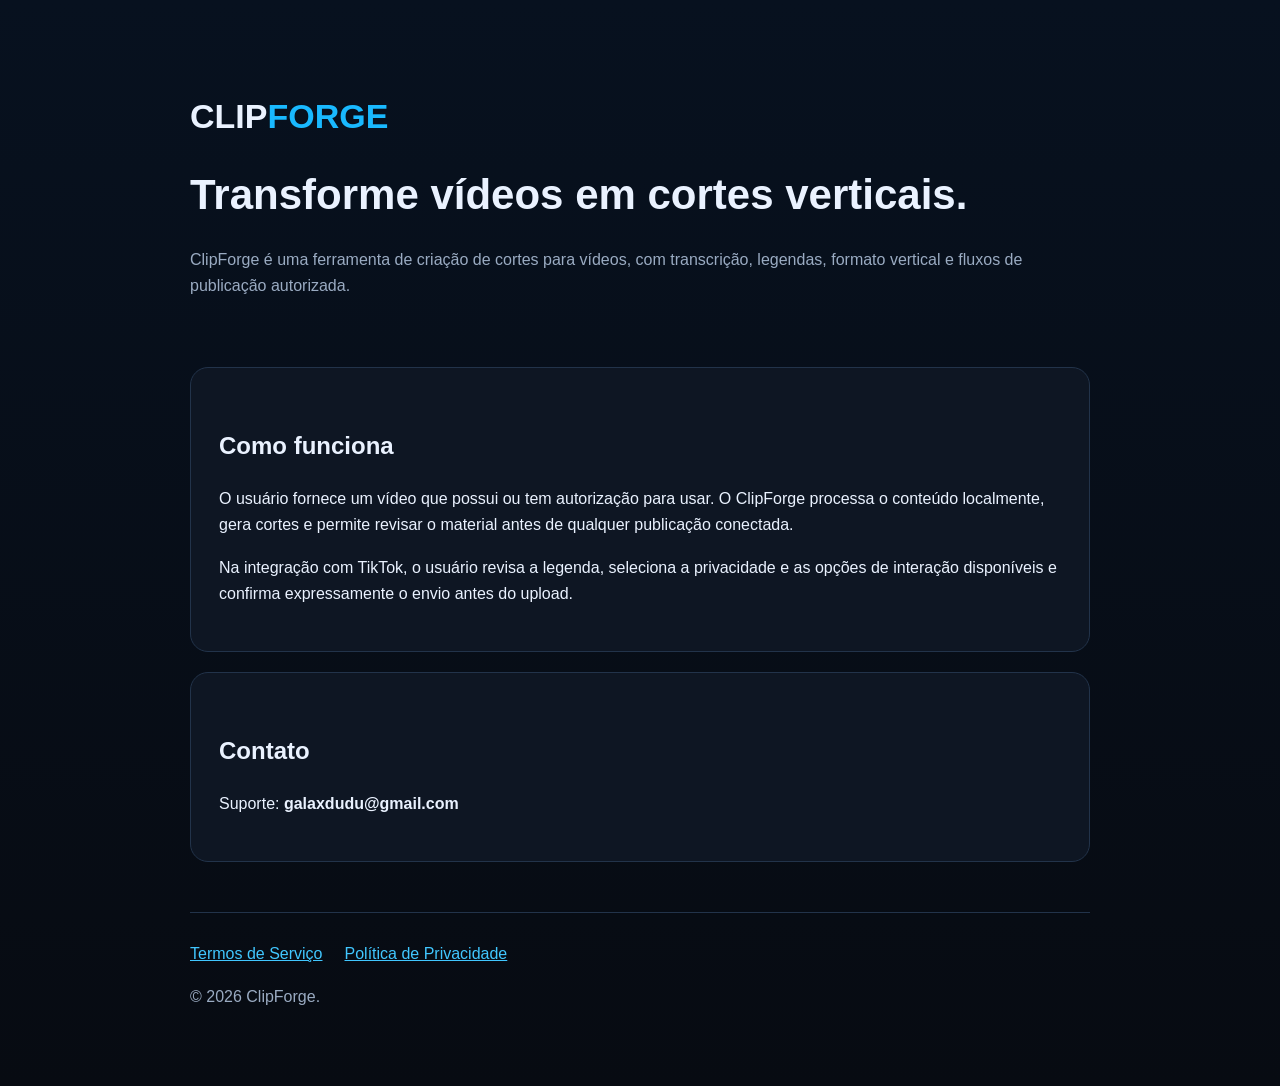
<file: index.html>
<!doctype html><html lang="pt-BR"><head><meta charset="utf-8"><meta name="viewport" content="width=device-width,initial-scale=1"><title>ClipForge</title><link rel="stylesheet" href="style.css"></head><body><main class="wrap"><header><div class="brand">CLIP<span class="blue">FORGE</span></div><h1>Transforme vídeos em cortes verticais.</h1><p class="muted">ClipForge é uma ferramenta de criação de cortes para vídeos, com transcrição, legendas, formato vertical e fluxos de publicação autorizada.</p></header><section class="card"><h2>Como funciona</h2><p>O usuário fornece um vídeo que possui ou tem autorização para usar. O ClipForge processa o conteúdo localmente, gera cortes e permite revisar o material antes de qualquer publicação conectada.</p><p>Na integração com TikTok, o usuário revisa a legenda, seleciona a privacidade e as opções de interação disponíveis e confirma expressamente o envio antes do upload.</p></section><section class="card"><h2>Contato</h2><p>Suporte: <strong>galaxdudu@gmail.com</strong></p></section><footer><div class="links"><a href="terms.html">Termos de Serviço</a><a href="privacy.html">Política de Privacidade</a></div><p class="muted">© 2026 ClipForge.</p></footer></main></body></html>
</file>
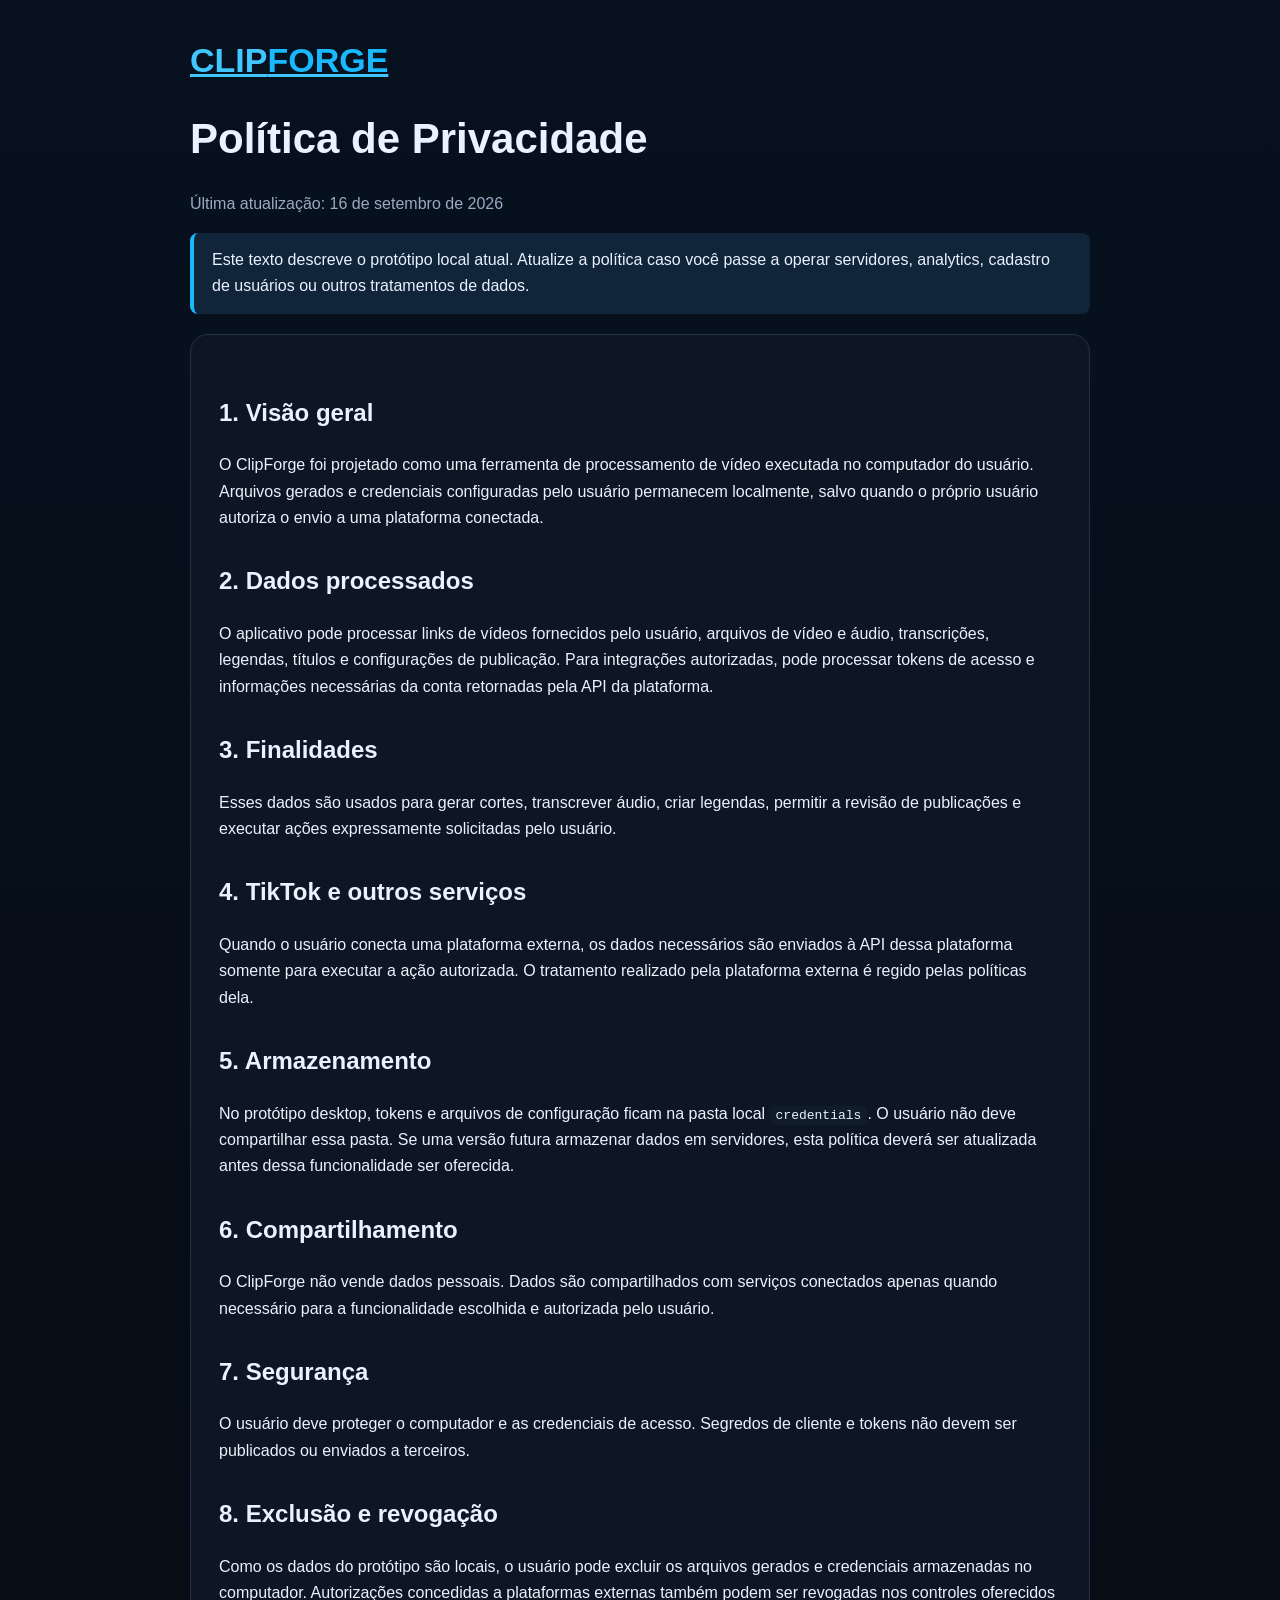
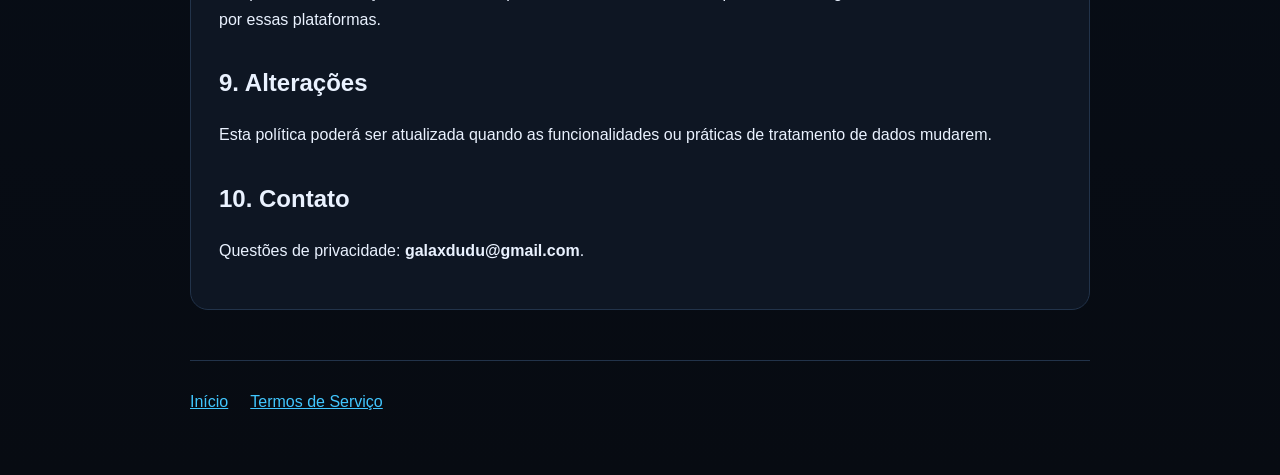
<file: privacy.html>
<!doctype html><html lang="pt-BR"><head><meta charset="utf-8"><meta name="viewport" content="width=device-width,initial-scale=1"><title>Política de Privacidade — ClipForge</title><link rel="stylesheet" href="style.css"></head><body><main class="wrap"><div class="brand"><a href="index.html">CLIP<span class="blue">FORGE</span></a></div><h1>Política de Privacidade</h1><p class="muted">Última atualização: 16 de setembro de 2026</p><div class="notice">Este texto descreve o protótipo local atual. Atualize a política caso você passe a operar servidores, analytics, cadastro de usuários ou outros tratamentos de dados.</div><section class="card"><h2>1. Visão geral</h2><p>O ClipForge foi projetado como uma ferramenta de processamento de vídeo executada no computador do usuário. Arquivos gerados e credenciais configuradas pelo usuário permanecem localmente, salvo quando o próprio usuário autoriza o envio a uma plataforma conectada.</p><h2>2. Dados processados</h2><p>O aplicativo pode processar links de vídeos fornecidos pelo usuário, arquivos de vídeo e áudio, transcrições, legendas, títulos e configurações de publicação. Para integrações autorizadas, pode processar tokens de acesso e informações necessárias da conta retornadas pela API da plataforma.</p><h2>3. Finalidades</h2><p>Esses dados são usados para gerar cortes, transcrever áudio, criar legendas, permitir a revisão de publicações e executar ações expressamente solicitadas pelo usuário.</p><h2>4. TikTok e outros serviços</h2><p>Quando o usuário conecta uma plataforma externa, os dados necessários são enviados à API dessa plataforma somente para executar a ação autorizada. O tratamento realizado pela plataforma externa é regido pelas políticas dela.</p><h2>5. Armazenamento</h2><p>No protótipo desktop, tokens e arquivos de configuração ficam na pasta local <code>credentials</code>. O usuário não deve compartilhar essa pasta. Se uma versão futura armazenar dados em servidores, esta política deverá ser atualizada antes dessa funcionalidade ser oferecida.</p><h2>6. Compartilhamento</h2><p>O ClipForge não vende dados pessoais. Dados são compartilhados com serviços conectados apenas quando necessário para a funcionalidade escolhida e autorizada pelo usuário.</p><h2>7. Segurança</h2><p>O usuário deve proteger o computador e as credenciais de acesso. Segredos de cliente e tokens não devem ser publicados ou enviados a terceiros.</p><h2>8. Exclusão e revogação</h2><p>Como os dados do protótipo são locais, o usuário pode excluir os arquivos gerados e credenciais armazenadas no computador. Autorizações concedidas a plataformas externas também podem ser revogadas nos controles oferecidos por essas plataformas.</p><h2>9. Alterações</h2><p>Esta política poderá ser atualizada quando as funcionalidades ou práticas de tratamento de dados mudarem.</p><h2>10. Contato</h2><p>Questões de privacidade: <strong>galaxdudu@gmail.com</strong>.</p></section><footer><div class="links"><a href="index.html">Início</a><a href="terms.html">Termos de Serviço</a></div></footer></main></body></html>
</file>
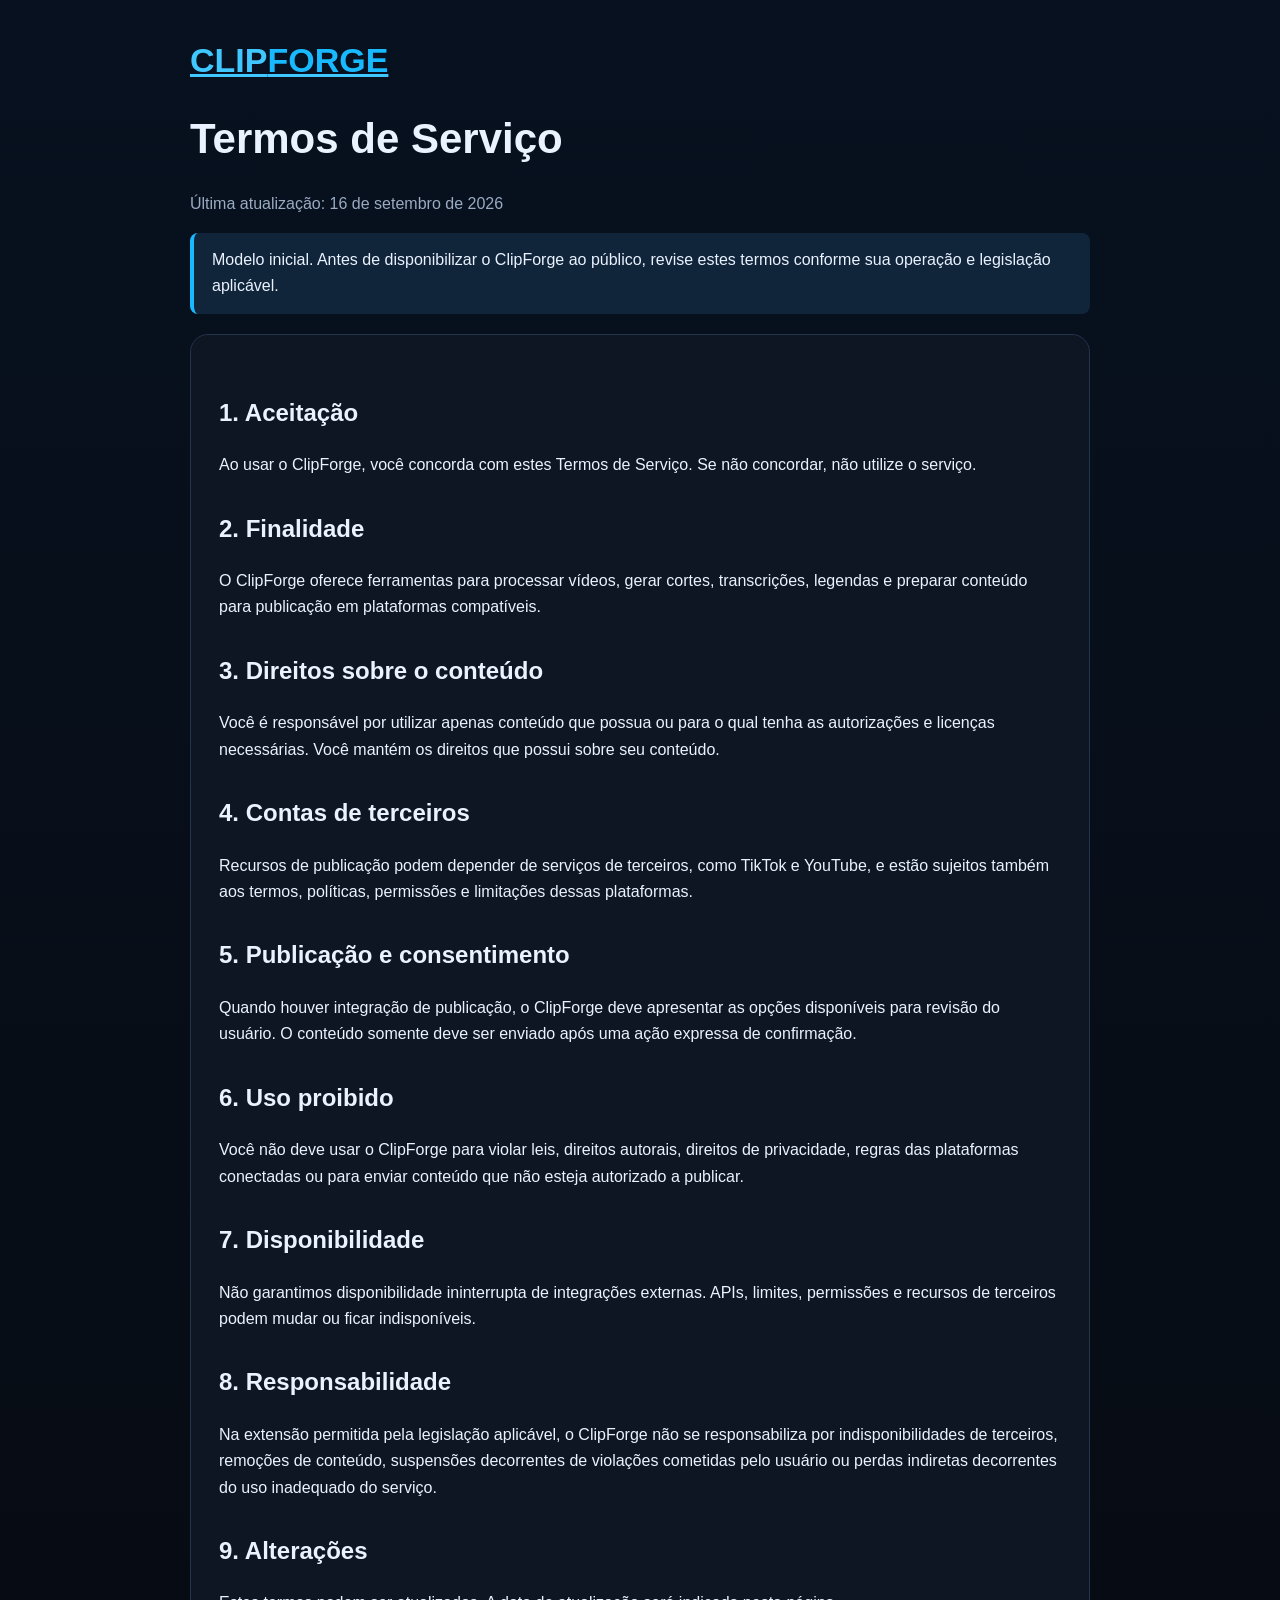
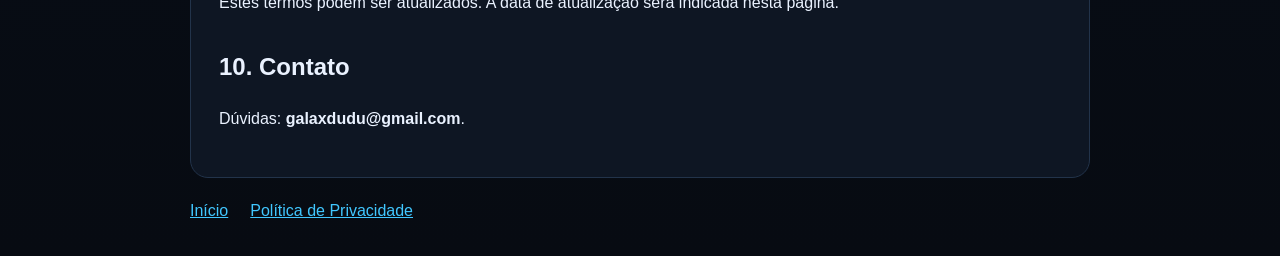
<file: terms.html>
<!doctype html><html lang="pt-BR"><head><meta charset="utf-8"><meta name="viewport" content="width=device-width,initial-scale=1"><title>Termos de Serviço — ClipForge</title><link rel="stylesheet" href="style.css"></head><body><main class="wrap"><div class="brand"><a href="index.html">CLIP<span class="blue">FORGE</span></a></div><h1>Termos de Serviço</h1><p class="muted">Última atualização: 16 de setembro de 2026</p><div class="notice">Modelo inicial. Antes de disponibilizar o ClipForge ao público, revise estes termos conforme sua operação e legislação aplicável.</div><section class="card"><h2>1. Aceitação</h2><p>Ao usar o ClipForge, você concorda com estes Termos de Serviço. Se não concordar, não utilize o serviço.</p><h2>2. Finalidade</h2><p>O ClipForge oferece ferramentas para processar vídeos, gerar cortes, transcrições, legendas e preparar conteúdo para publicação em plataformas compatíveis.</p><h2>3. Direitos sobre o conteúdo</h2><p>Você é responsável por utilizar apenas conteúdo que possua ou para o qual tenha as autorizações e licenças necessárias. Você mantém os direitos que possui sobre seu conteúdo.</p><h2>4. Contas de terceiros</h2><p>Recursos de publicação podem depender de serviços de terceiros, como TikTok e YouTube, e estão sujeitos também aos termos, políticas, permissões e limitações dessas plataformas.</p><h2>5. Publicação e consentimento</h2><p>Quando houver integração de publicação, o ClipForge deve apresentar as opções disponíveis para revisão do usuário. O conteúdo somente deve ser enviado após uma ação expressa de confirmação.</p><h2>6. Uso proibido</h2><p>Você não deve usar o ClipForge para violar leis, direitos autorais, direitos de privacidade, regras das plataformas conectadas ou para enviar conteúdo que não esteja autorizado a publicar.</p><h2>7. Disponibilidade</h2><p>Não garantimos disponibilidade ininterrupta de integrações externas. APIs, limites, permissões e recursos de terceiros podem mudar ou ficar indisponíveis.</p><h2>8. Responsabilidade</h2><p>Na extensão permitida pela legislação aplicável, o ClipForge não se responsabiliza por indisponibilidades de terceiros, remoções de conteúdo, suspensões decorrentes de violações cometidas pelo usuário ou perdas indiretas decorrentes do uso inadequado do serviço.</p><h2>9. Alterações</h2><p>Estes termos podem ser atualizados. A data de atualização será indicada nesta página.</p><h2>10. Contato</h2><p>Dúvidas: <strong>galaxdudu@gmail.com</strong>.</p></section><footedr><div class="links"><a href="index.html">Início</a><a href="privacy.html">Política de Privacidade</a></div></footer></main></body></html>
</file>
<file: style.css>
:root{font-family:Inter,Segoe UI,Arial,sans-serif;color:#eaf2ff;background:#070b12}body{margin:0;background:linear-gradient(180deg,#07111f,#070b12);line-height:1.65}.wrap{max-width:900px;margin:auto;padding:32px 22px}header{padding:56px 0 32px}.brand{font-size:34px;font-weight:800}.blue{color:#19b9ff}.card{background:#0e1623;border:1px solid #22334a;border-radius:18px;padding:28px;margin:20px 0}h1{font-size:42px;line-height:1.1}h2{margin-top:30px}a{color:#41c7ff}footer{border-top:1px solid #22334a;margin-top:50px;padding:28px 0}.links{display:flex;gap:22px;flex-wrap:wrap}.muted{color:#9aabc2}.notice{background:#10243a;border-left:4px solid #19b9ff;padding:14px 18px;border-radius:8px}code{background:#111c2b;padding:2px 6px;border-radius:5px}
</file>
